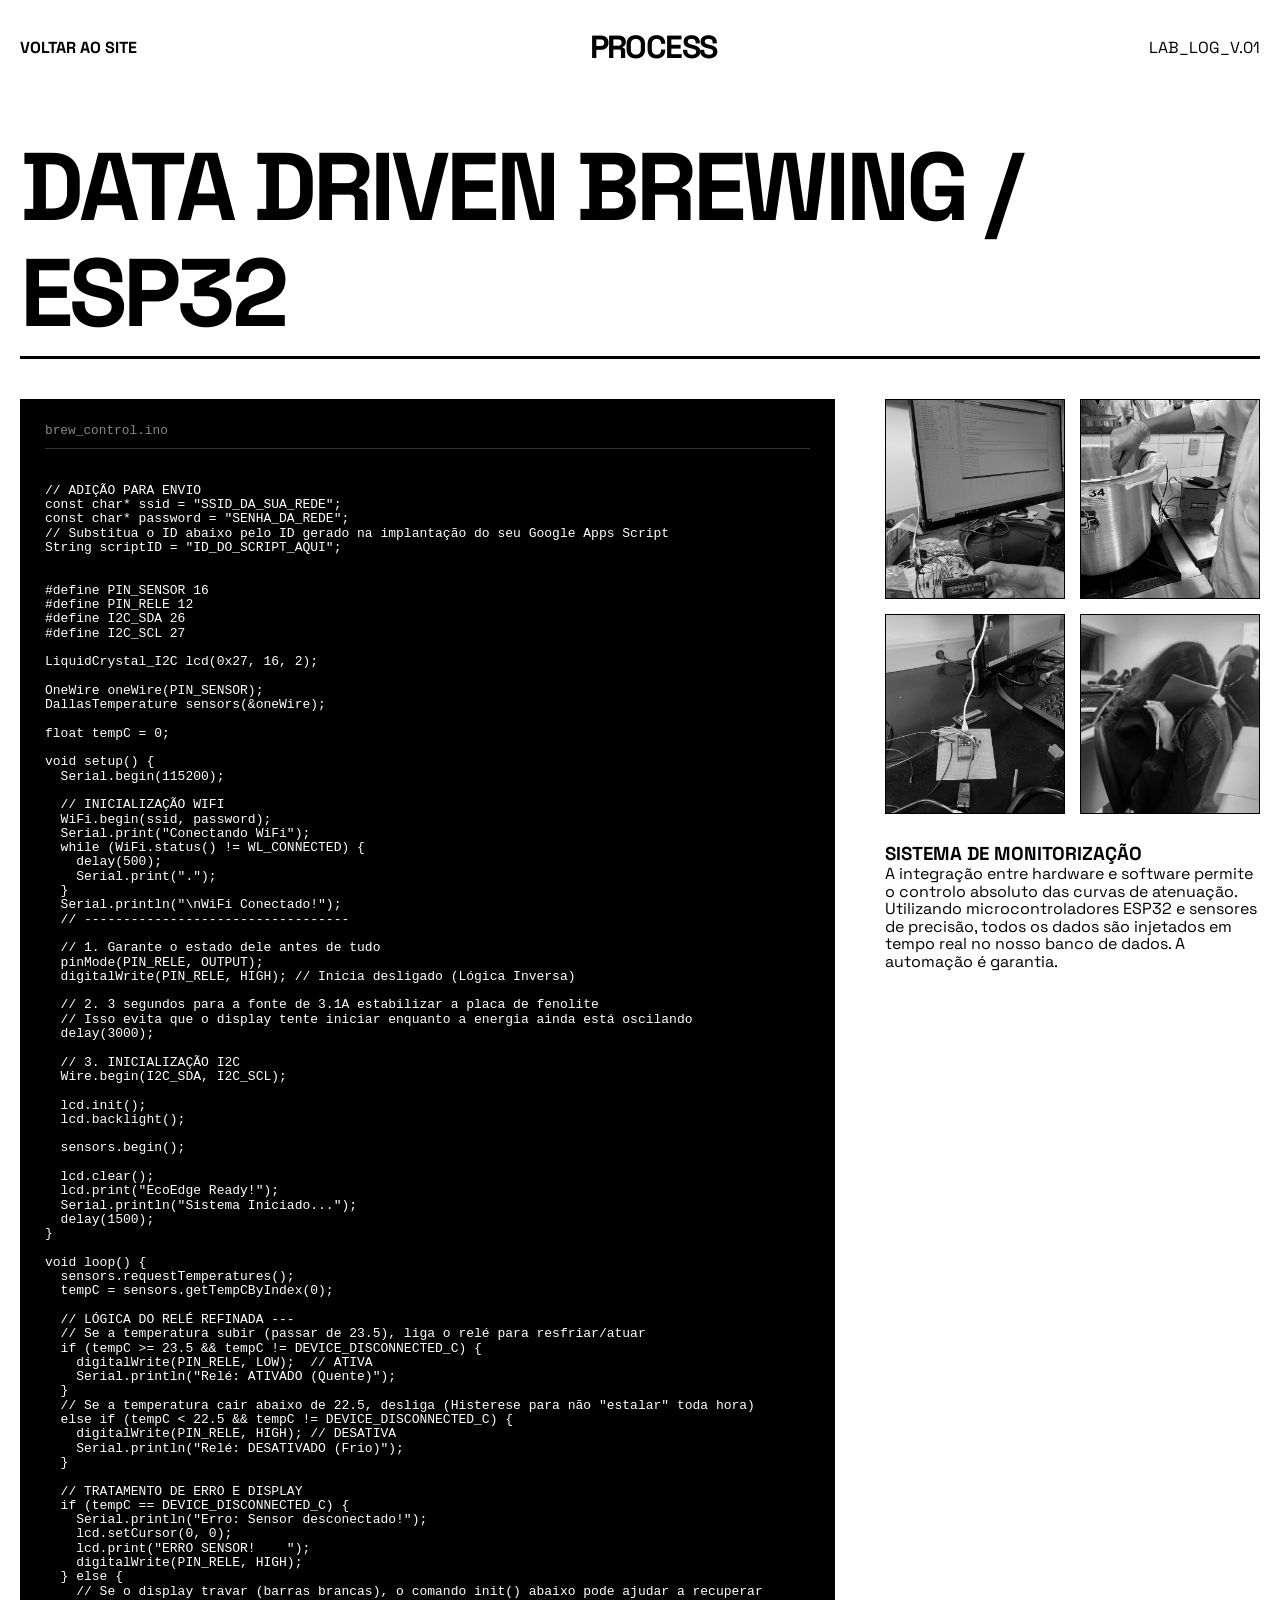
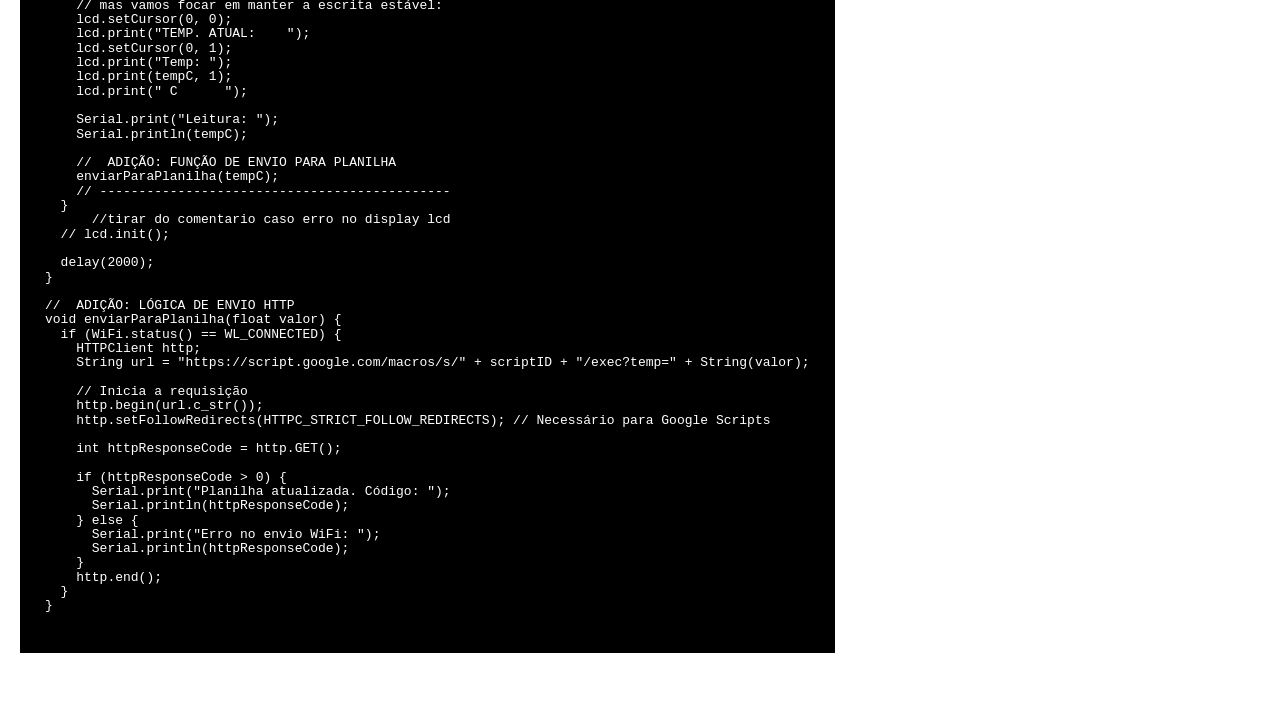
<file: academico.html>
<!DOCTYPE html>
<html lang="pt-br">
<head>
    <meta charset="UTF-8">
    <meta name="viewport" content="width=device-width, initial-scale=1.0">
    <title>ACADÊMICO | MELANINA</title>
    <link rel="stylesheet" href="styles.css">
    <link href="https://fonts.googleapis.com/css2?family=Space+Grotesk:wght@300;400;700&display=swap" rel="stylesheet">
</head>
<body>

    <nav class="main-nav">
        <div class="nav-links left">
            <a href="index.html">VOLTAR AO SITE</a>
        </div>
        <div class="nav-logo">
            <h1 class="main-logo-small">PROCESS</h1>
        </div>
        <div class="nav-links right">
            <span>LAB_LOG_V.01</span>
        </div>
    </nav>

    <main class="academic-container">
        <h2 class="academic-title">DATA DRIVEN BREWING / ESP32</h2>
        
        <div class="academic-grid">
            <div class="code-section">
                <div class="code-terminal">
                    <div class="terminal-header">
                        <span class="file-name">brew_control.ino</span>
                        <div class="dots"><span></span><span></span></div>
                    </div>
                    <pre><code>
// ADIÇÃO PARA ENVIO 
const char* ssid = "SSID_DA_SUA_REDE";
const char* password = "SENHA_DA_REDE";
// Substitua o ID abaixo pelo ID gerado na implantação do seu Google Apps Script
String scriptID = "ID_DO_SCRIPT_AQUI"; 


#define PIN_SENSOR 16 
#define PIN_RELE 12    
#define I2C_SDA 26
#define I2C_SCL 27

LiquidCrystal_I2C lcd(0x27, 16, 2); 

OneWire oneWire(PIN_SENSOR);
DallasTemperature sensors(&oneWire);

float tempC = 0;

void setup() {
  Serial.begin(115200);
  
  // INICIALIZAÇÃO WIFI
  WiFi.begin(ssid, password);
  Serial.print("Conectando WiFi");
  while (WiFi.status() != WL_CONNECTED) {
    delay(500);
    Serial.print(".");
  }
  Serial.println("\nWiFi Conectado!");
  // ----------------------------------
  
  // 1. Garante o estado dele antes de tudo
  pinMode(PIN_RELE, OUTPUT);
  digitalWrite(PIN_RELE, HIGH); // Inicia desligado (Lógica Inversa)

  // 2. 3 segundos para a fonte de 3.1A estabilizar a placa de fenolite
  // Isso evita que o display tente iniciar enquanto a energia ainda está oscilando
  delay(3000); 

  // 3. INICIALIZAÇÃO I2C
  Wire.begin(I2C_SDA, I2C_SCL);
  
  lcd.init();        
  lcd.backlight();  
  
  sensors.begin();
  
  lcd.clear();
  lcd.print("EcoEdge Ready!");
  Serial.println("Sistema Iniciado...");
  delay(1500);
}

void loop() {
  sensors.requestTemperatures(); 
  tempC = sensors.getTempCByIndex(0);

  // LÓGICA DO RELÉ REFINADA ---
  // Se a temperatura subir (passar de 23.5), liga o relé para resfriar/atuar
  if (tempC >= 23.5 && tempC != DEVICE_DISCONNECTED_C) {
    digitalWrite(PIN_RELE, LOW);  // ATIVA
    Serial.println("Relé: ATIVADO (Quente)");
  } 
  // Se a temperatura cair abaixo de 22.5, desliga (Histerese para não "estalar" toda hora)
  else if (tempC < 22.5 && tempC != DEVICE_DISCONNECTED_C) {
    digitalWrite(PIN_RELE, HIGH); // DESATIVA
    Serial.println("Relé: DESATIVADO (Frio)");
  }

  // TRATAMENTO DE ERRO E DISPLAY 
  if (tempC == DEVICE_DISCONNECTED_C) {
    Serial.println("Erro: Sensor desconectado!");
    lcd.setCursor(0, 0);
    lcd.print("ERRO SENSOR!    ");
    digitalWrite(PIN_RELE, HIGH); 
  } else {
    // Se o display travar (barras brancas), o comando init() abaixo pode ajudar a recuperar
    // mas vamos focar em manter a escrita estável:
    lcd.setCursor(0, 0);
    lcd.print("TEMP. ATUAL:    ");
    lcd.setCursor(0, 1);
    lcd.print("Temp: ");
    lcd.print(tempC, 1);
    lcd.print(" C      "); 

    Serial.print("Leitura: ");
    Serial.println(tempC);

    //  ADIÇÃO: FUNÇÃO DE ENVIO PARA PLANILHA 
    enviarParaPlanilha(tempC);
    // ---------------------------------------------
  }
      //tirar do comentario caso erro no display lcd
  // lcd.init(); 

  delay(2000); 
}

//  ADIÇÃO: LÓGICA DE ENVIO HTTP 
void enviarParaPlanilha(float valor) {
  if (WiFi.status() == WL_CONNECTED) {
    HTTPClient http;
    String url = "https://script.google.com/macros/s/" + scriptID + "/exec?temp=" + String(valor);
    
    // Inicia a requisição
    http.begin(url.c_str());
    http.setFollowRedirects(HTTPC_STRICT_FOLLOW_REDIRECTS); // Necessário para Google Scripts
    
    int httpResponseCode = http.GET();
    
    if (httpResponseCode > 0) {
      Serial.print("Planilha atualizada. Código: ");
      Serial.println(httpResponseCode);
    } else {
      Serial.print("Erro no envio WiFi: ");
      Serial.println(httpResponseCode);
    }
    http.end();
  }
}
                    </code></pre>
                </div>
            </div>

            <div class="academic-sidebar">
                <div class="academic-image-grid">
                    <img src="fototeste1.jpeg" class="grid-img" alt="Foto 1">
    
                    <img src="fototeste2.jpeg" class="grid-img" alt="Foto 2">
    
                    <img src="fototeste3.jpeg" class="grid-img" alt="Foto 3">
    
                    <img src="fototeste4.jpeg" class="grid-img" alt="Foto 4">
</div>
                <div class="academic-description">
                    <h3>SISTEMA DE MONITORIZAÇÃO</h3>
                    <p>
                        A integração entre hardware e software permite o controlo absoluto das curvas de atenuação. 
                        Utilizando microcontroladores ESP32 e sensores de precisão, todos os dados são injetados em tempo real 
                        no nosso banco de dados. A automação é garantia.
                    </p>
                </div>
            </div>
        </div>
    </main>

</body>
</html>
</file>
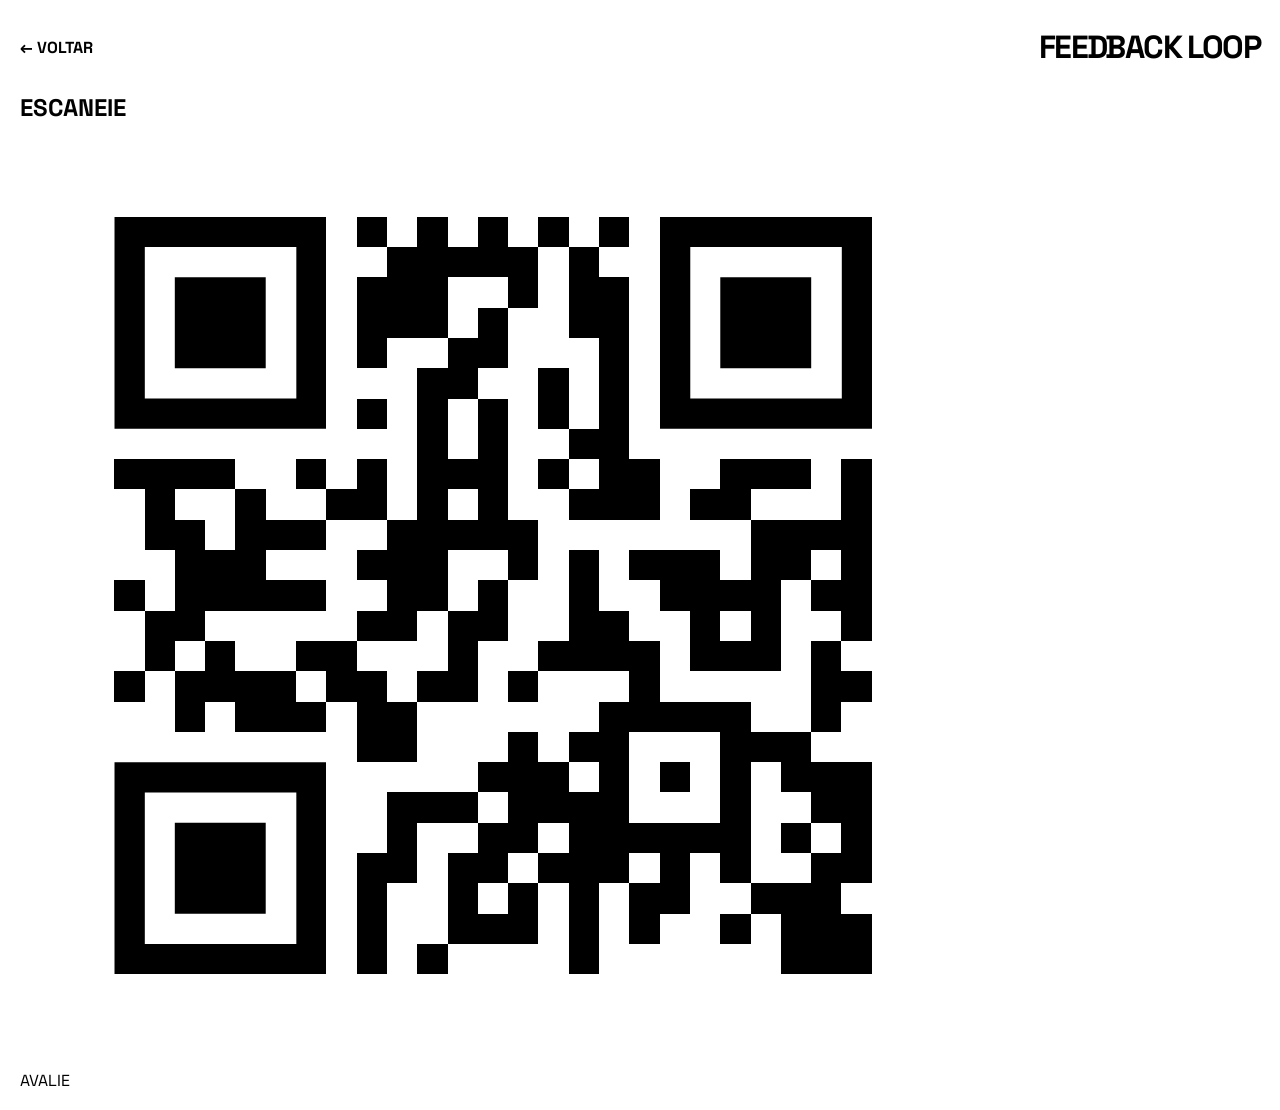
<file: avaliar.html>
<!DOCTYPE html>
<html lang="pt-br">
<head>
    <meta charset="UTF-8">
    <meta name="viewport" content="width=device-width, initial-scale=1.0">
    <title>AVALIAÇÃO | PROCESS</title>
    <link rel="stylesheet" href="styles.css">
    <link href="https://fonts.googleapis.com/css2?family=Space+Grotesk:wght@700&display=swap" rel="stylesheet">
</head>
<body>

    <nav class="main-nav">
        <div class="nav-links">
            <a href="index.html">← VOLTAR</a>
        </div>
        <h1 class="main-logo-small">FEEDBACK LOOP</h1>
    </nav>

    <main class="feedback-container">
        <div class="qr-section">
            <h2 class="feedback-title">ESCANEIE</h2>
            
            <div class="qr-wrapper">
                <img src="qrcode.png" alt="QR Code de Avaliação" class="qr-code-img">
            </div>
            
            <p class="qr-subtitle">AVALIE</p>
        </div>
    </main>

</body>
</html>
</file>
<file: styles.css>
/* --- RESET E VARIÁVEIS --- */
* {
    margin: 0;
    padding: 0;
    box-sizing: border-box;
}

:root {
    --bg-color: #ffffff;
    --text-color: #000000;
    --accent-gray: #f6f6f2;
    --border-color: #000000;
}

body {
    font-family: 'Space Grotesk', sans-serif;
    background-color: var(--bg-color);
    color: var(--text-color);
    padding: 20px;
    line-height: 1.1;
    overflow-x: hidden;
}

/* --- NAVEGAÇÃO GLOBAL --- */
.main-nav {
    display: flex;
    justify-content: space-between;
    align-items: center;
    margin-bottom: 20px;
    padding: 10px 0;
}

.nav-links a {
    font-size: 1rem;
    font-weight: 700;
    text-decoration: none;
    color: var(--text-color);
    text-transform: uppercase;
    margin-right: 20px;
}

.main-logo-small {
    font-size: 2rem;
    font-weight: 700;
    letter-spacing: -0.05em;
}

/* --- ESTILO DA PÁGINA INICIAL (INDEX) --- */
.main-logo {
    font-size: clamp(3rem, 12vw, 8rem);
    font-weight: 700;
    letter-spacing: -0.05em;
    text-align: center;
    margin-bottom: 10px;
}

.hero-grid {
    display: grid;
    grid-template-columns: 1fr 1.5fr 1fr;
    gap: 20px;
    align-items: start;
    max-width: 1400px;
    margin: 0 auto;
}

.hero-illustration {
    width: 100%;
    max-width: 600px;
    mix-blend-mode: multiply;
}

.primary-nav a, .nav-top a {
    font-size: clamp(1.5rem, 4vw, 2.8rem);
    font-weight: 700;
    text-decoration: none;
    color: #000;
    line-height: 0.95;
    display: block;
    margin-bottom: 5px;
}

.secondary-nav { text-align: right; }

.network-box {
    margin-top: 40px;
    text-align: left;
}

.btn {
    display: block;
    width: 100%;
    padding: 12px;
    margin-top: 10px;
    font-weight: 700;
    border: 2px solid #000;
    cursor: pointer;
    text-transform: uppercase;
    background: transparent;
}

.btn-black { background: #000; color: #fff; }

/* --- ESTILO DA PÁGINA ACADÊMICO --- */
.academic-container, .about-container {
    padding: 40px 0;
    max-width: 1400px;
    margin: 0 auto;
}

.academic-title, .about-hero-title {
    font-size: clamp(2.5rem, 8vw, 6rem);
    font-weight: 700;
    letter-spacing: -0.04em;
    margin-bottom: 40px;
    border-bottom: 3px solid #000;
    padding-bottom: 10px;
    text-transform: uppercase;
}

.academic-grid {
    display: grid;
    grid-template-columns: 1.6fr 1fr;
    gap: 50px;
    align-items: start;
}

.code-terminal {
    background: #000;
    color: #fff;
    padding: 25px;
    font-family: 'Courier New', monospace;
    overflow-x: auto;
}

.terminal-header {
    display: flex;
    justify-content: space-between;
    border-bottom: 1px solid #333;
    padding-bottom: 10px;
    margin-bottom: 20px;
    font-size: 0.8rem;
    color: #888;
}

.academic-image-grid {
    display: grid;
    grid-template-columns: 1fr 1fr;
    gap: 15px;
    max-width: 450px;
    margin-bottom: 30px;
}

.grid-img {
    width: 100%;
    height: 200px;
    object-fit: cover;
    filter: grayscale(1);
    border: 1px solid #000;
}

/* --- ESTILO DA PÁGINA SOBRE NÓS --- */
.team-grid {
    display: grid;
    grid-template-columns: repeat(auto-fit, minmax(300px, 1fr));
    gap: 40px;
    margin-bottom: 80px;
}

.team-card {
    display: flex;
    flex-direction: column;
    border-top: 1px solid #000;
    padding-top: 20px;
}

.team-photo {
    width: 100%;
    aspect-ratio: 3/4;
    background-color: #eee;
    overflow: hidden;
    margin-bottom: 20px;
}

.team-photo img {
    width: 100%;
    height: 100%;
    object-fit: cover;
    filter: grayscale(1);
}

.team-info h3 {
    font-size: 2rem;
    margin-bottom: 5px;
}

.team-email {
    font-size: 0.9rem;
    font-weight: 700;
    color: #000;
    margin-top: 10px;
    display: inline-block;
}

.manifesto {
    display: grid;
    grid-template-columns: 1fr 1fr;
    gap: 40px;
    margin-top: 100px;
    border-top: 1px solid #eee;
    padding-top: 40px;
}

.manifesto h3 { text-decoration: underline; margin-bottom: 20px; }
.manifesto p { font-size: 1.5rem; font-weight: 300; line-height: 1.3; }

/* --- LANÇAMENTOS (HOME) --- */
.section-title {
    font-size: clamp(2rem, 8vw, 5rem);
    text-align: center;
    margin: 80px 0 40px;
}

.product-grid {
    display: flex;
    justify-content: center;
    gap: 20px;
    flex-wrap: wrap;
}

.product-card {
    background: var(--accent-gray);
    padding: 20px;
    width: 280px;
}

/* --- RESPONSIVIDADE --- */
@media (max-width: 1000px) {
    .hero-grid, .academic-grid, .manifesto {
        grid-template-columns: 1fr;
    }
    .secondary-nav { text-align: left; }
    .hero-illustration { width: 80%; margin: 0 auto; }
}
</file>
